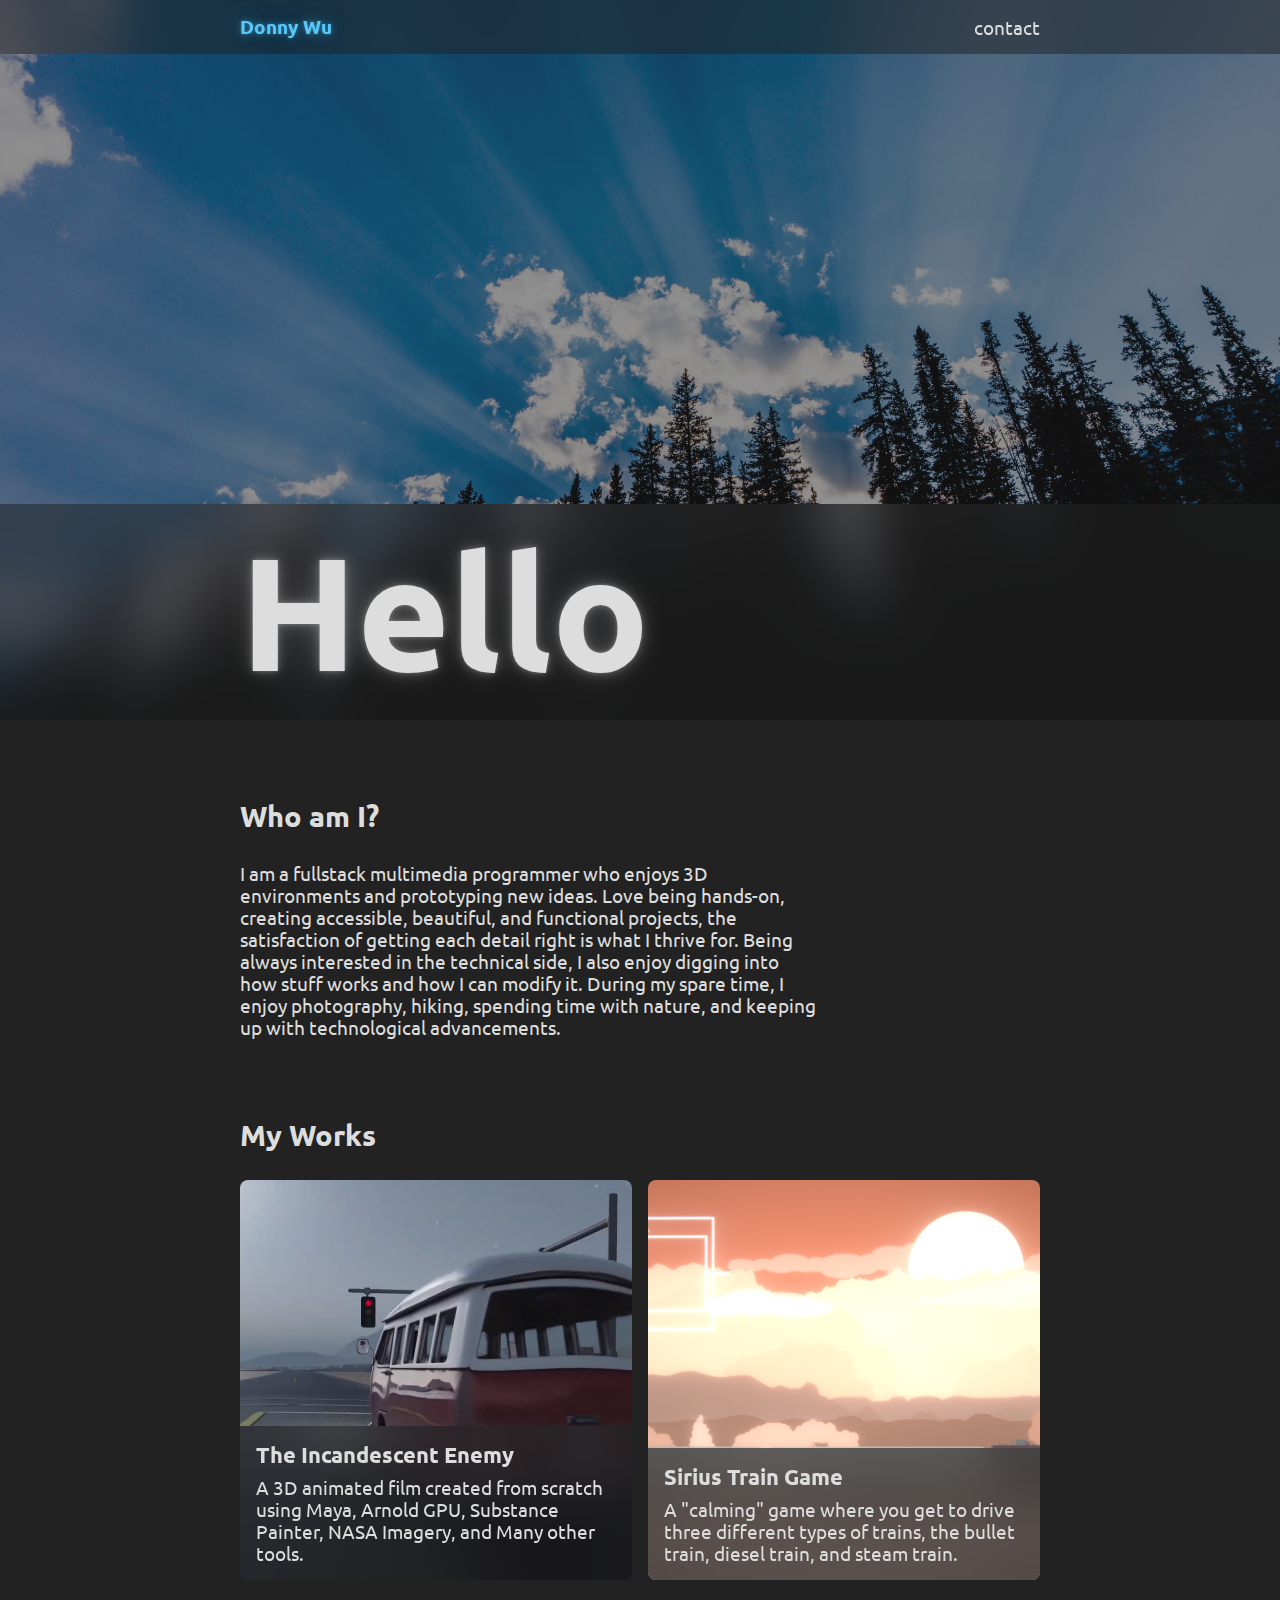
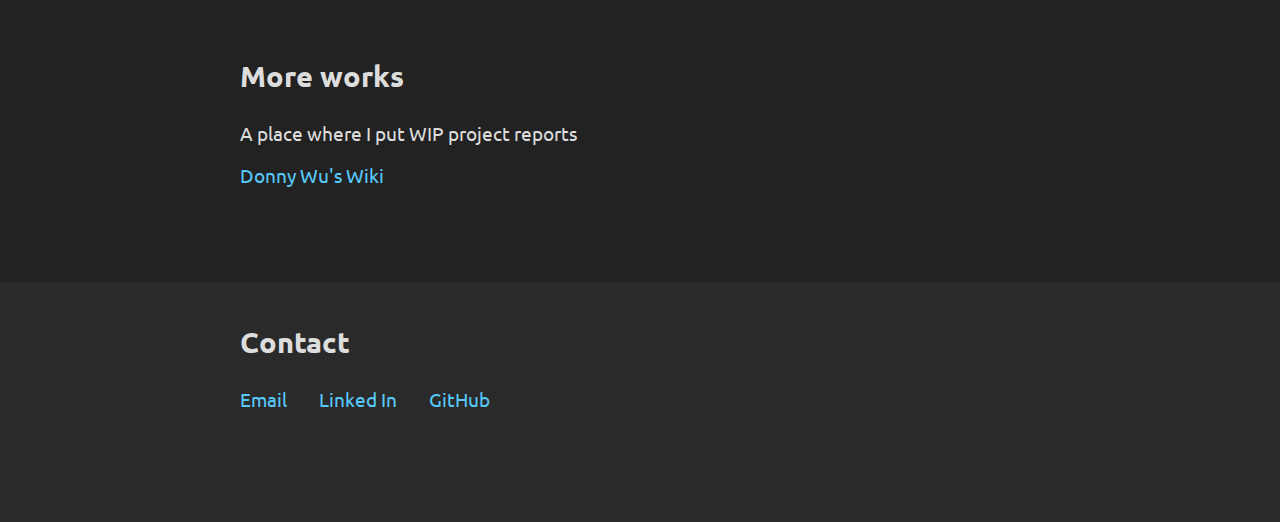
<file: index.html>
<!DOCTYPE html>
<html lang="en">

<head>
    <meta charset="UTF-8">
    <meta name="viewport" content="width=device-width, initial-scale=1.0">
    <link rel="preconnect" href="https://fonts.gstatic.com">
    <link href="https://fonts.googleapis.com/css2?family=Ubuntu:wght@500&display=swap" rel="stylesheet">
    <link rel="stylesheet" href="styles/styles.css">
    <title>Donny's Portfolio</title>
</head>

<body>
    <header>
        <nav class="nav">
            <div class="nav__content mid-flex">
                <a href="index.html" class="logo">Donny Wu</a>
                <div class="spacer"></div>
                <a href="#contact">contact</a>
            </div>
        </nav>
        <section>
            <div class="cover">
                <div class="cover__blur">
                    <h1 class="mid-flex">Hello</h1>
                </div>
            </div>
        </section>
    </header>
    <main>
        <section class="mid">
            <h2>Who am I?</h2>
            <p class="reading-width">I am a fullstack multimedia programmer who enjoys 3D environments and prototyping
                new ideas.
                Love being hands-on, creating accessible, beautiful, and functional projects, the satisfaction of
                getting each detail right is what I thrive for. Being always interested in the technical side, I also
                enjoy digging into how stuff works and how I can modify it. During my spare time, I enjoy photography,
                hiking, spending time with nature, and keeping up with technological advancements. </p>
        </section>
        <section>
            <h2 class="mid">My Works</h2>
            <div class="mid-flex works-con">
                <a href="the-incandescent-enemy.html" class="work-item">
                    <img src="images/the-incandescent-enemy/the-incandescent-enemy.png"
                        alt="A frame from the film The Incandescent Enemy">
                    <div class="work-item__desc">
                        <h3>The Incandescent Enemy</h3>
                        <p>A 3D animated film created from scratch using Maya, Arnold GPU, Substance Painter, NASA
                            Imagery, and Many other tools. </p>
                    </div>
                </a>
                <a href="sirius-train-game.html" class="work-item">
                    <img src="images/sirius-train-game/sirius-train-game.png"
                        alt="A screen capture from the game Sirius Train Game">
                    <div class="work-item__desc">
                        <h3>Sirius Train Game</h3>
                        <p>A "calming" game where you get to drive three different types of trains, the bullet train,
                            diesel train, and steam train.</p>
                    </div>
                </a>
                <!-- <a href="interactive-art.html" class="work-item">
                    <img src="images/interactive-art/interactiveart-sitting.jpg"
                        alt="A screen capture from the game Sirius Train Game">
                    <div class="work-item__desc">
                        <h3>What is a Minute</h3>
                        <p>An interactive art project involving socket networking</p>
                    </div>
                </a>
                <a href="vr-headset.html" class="work-item">
                    <img src="images/vr-headset/final-vr-headset.jpg"
                        alt="A screen capture from the game Sirius Train Game">
                    <div class="work-item__desc">
                        <h3>VR Headset</h3>
                        <p>A physical product design and material studies project</p>
                    </div>
                </a> -->
            </div>
        </section>
        <section class="mid">
            <h2>More works</h2>
            <p class="reading-width">A place where I put WIP project reports</p>
            <div class="items-list">
                <a class="item" href="https://wiki.donnywu.com/">Donny Wu's Wiki</a>
            </div>
        </section>
    </main>
    <footer>
        <section class="mid">
            <h2 id="contact">Contact</h2>
            <div class="items-list">
                <a class="item" href="mailto:donny@donnywu.com">Email</a>
                <a class="item" href="https://www.linkedin.com/in/donny-wu-4b848b87/">Linked In</a>
                <a class="item" href="https://github.com/EnderPicture">GitHub</a>
            </div>
        </section>
    </footer>
</body>

</html>
</file>
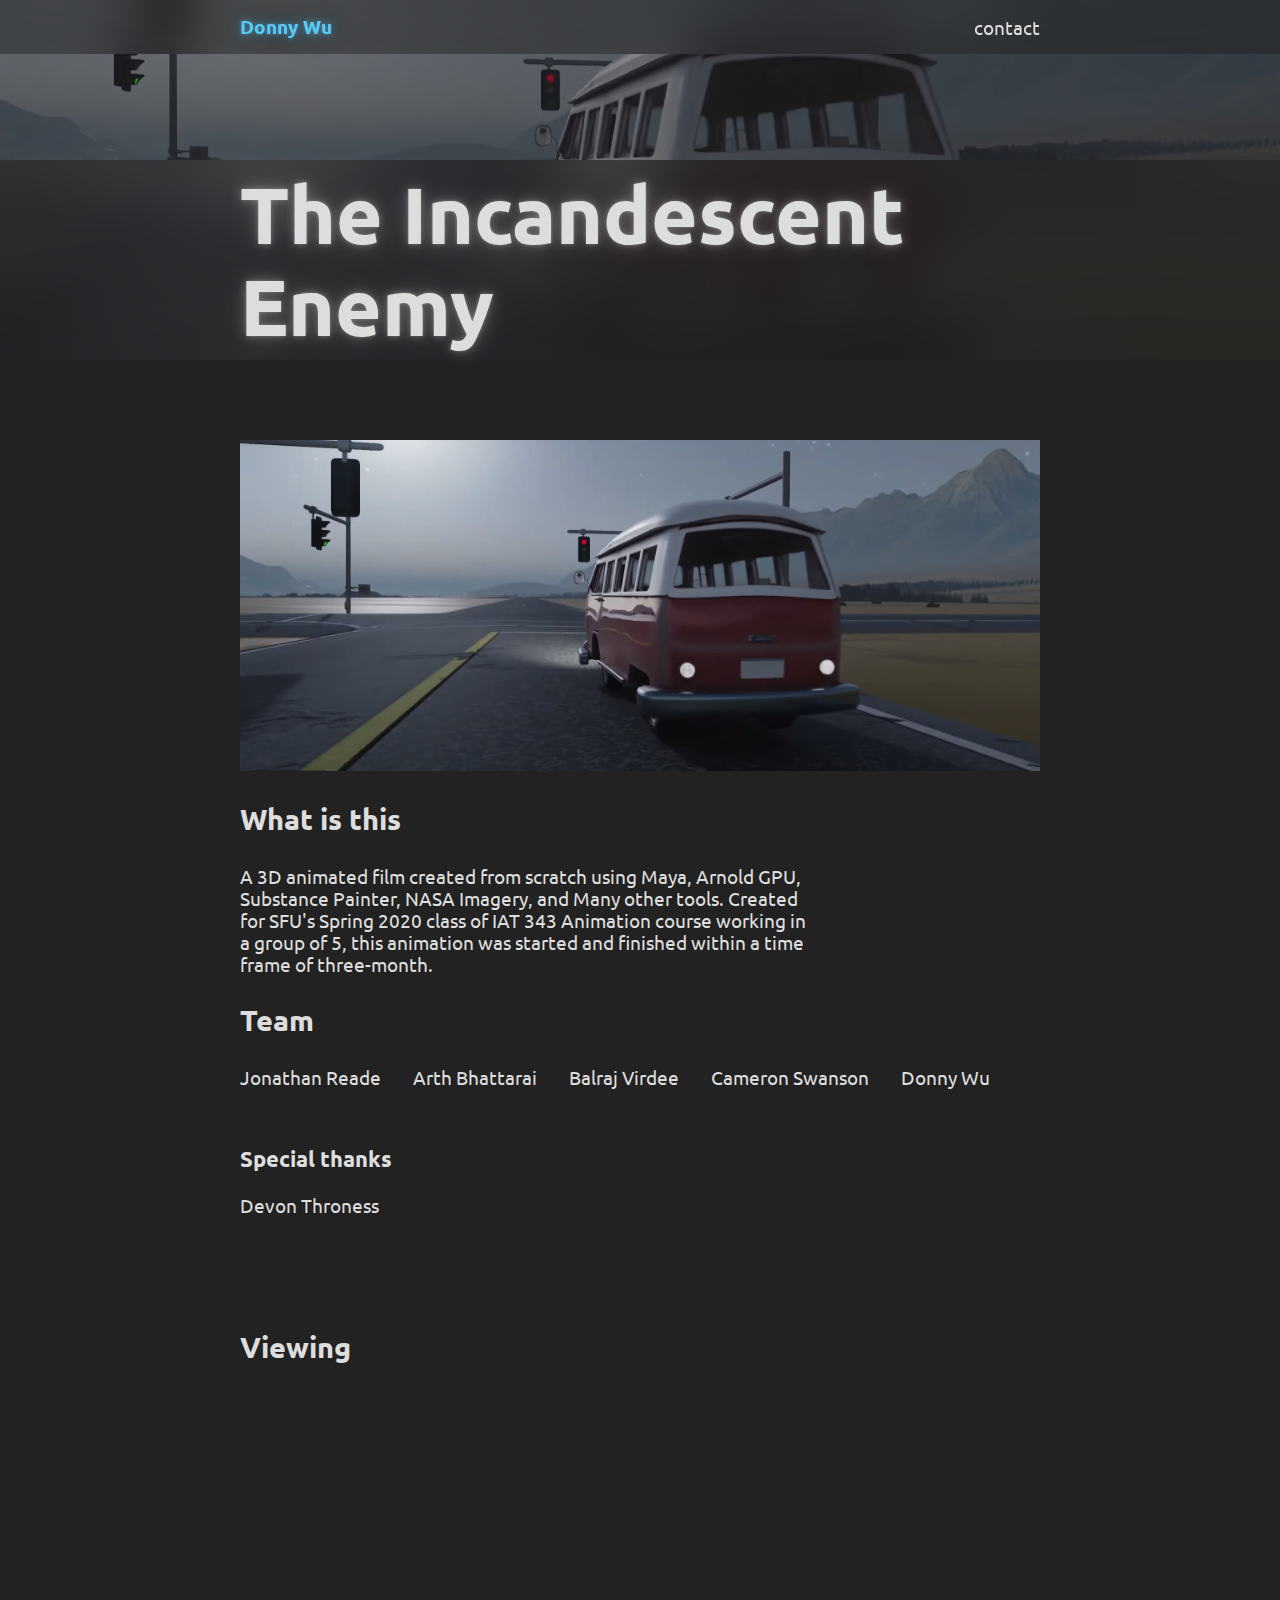
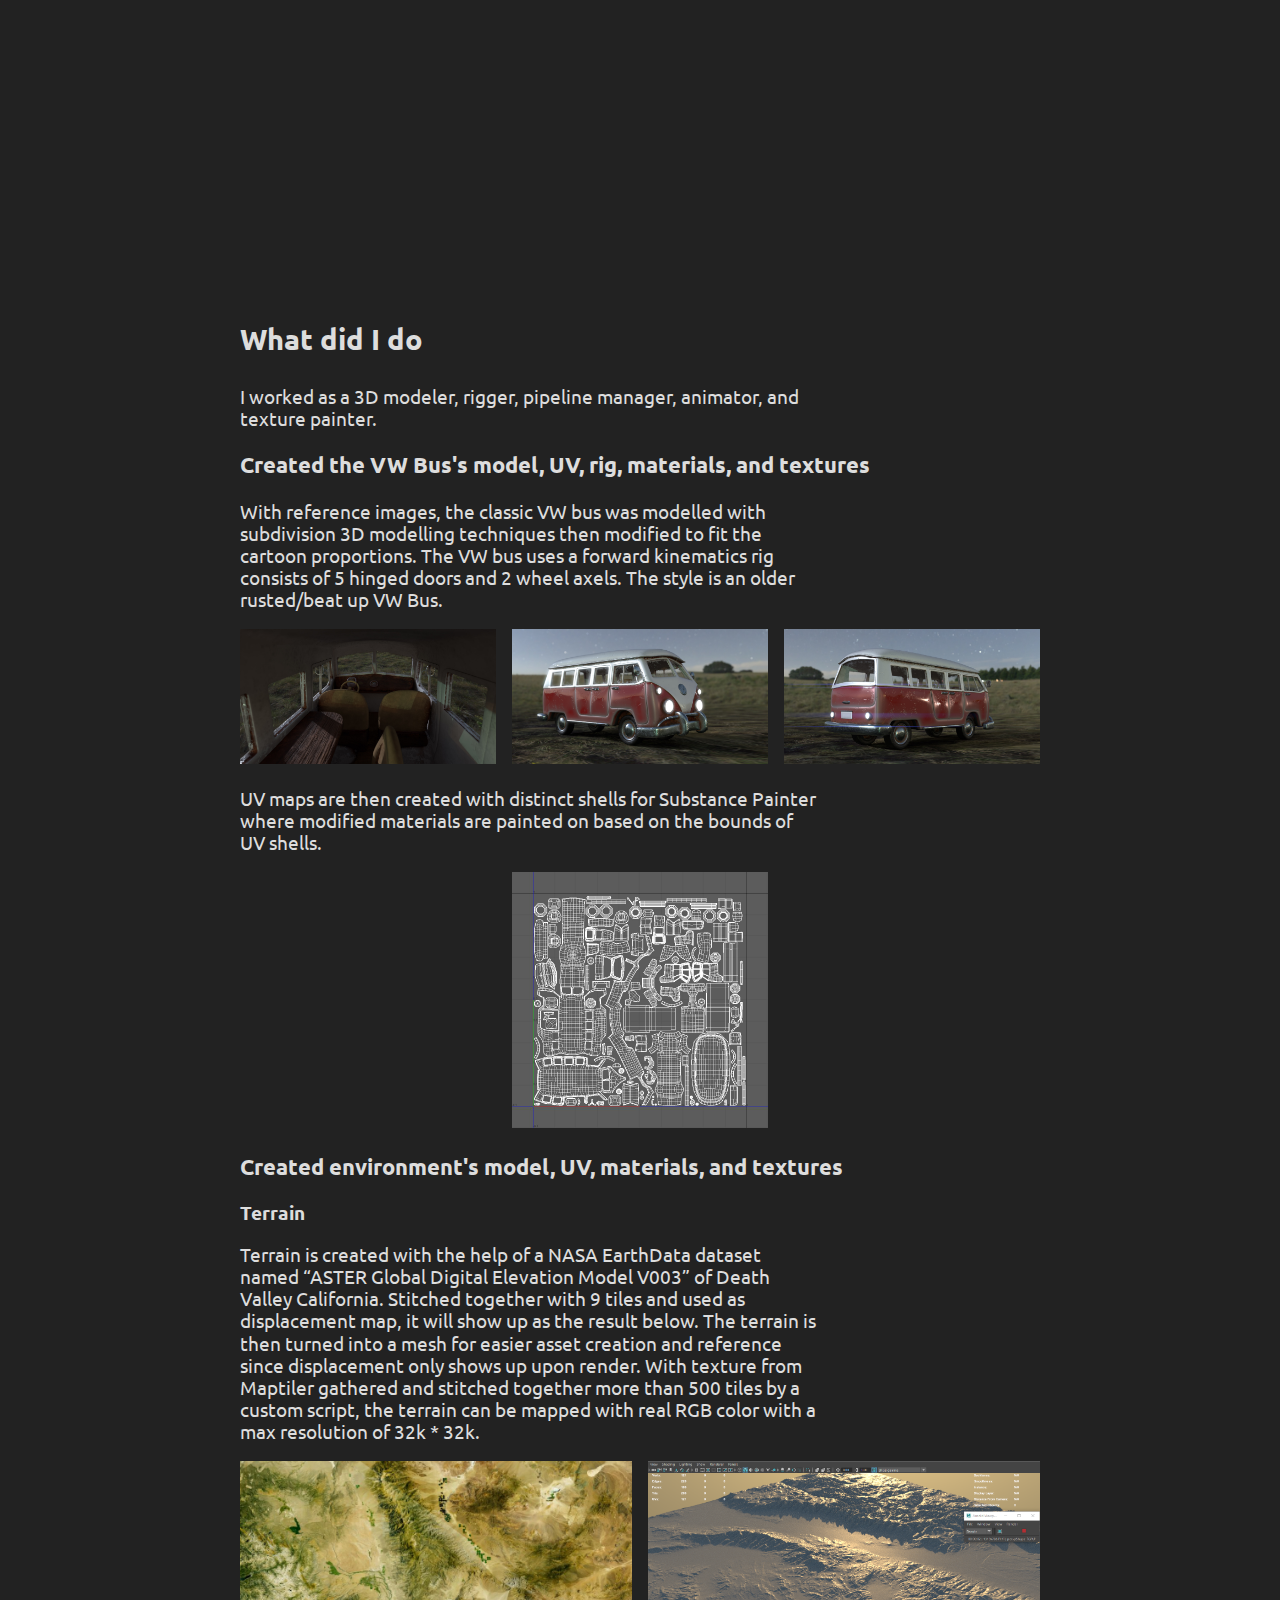
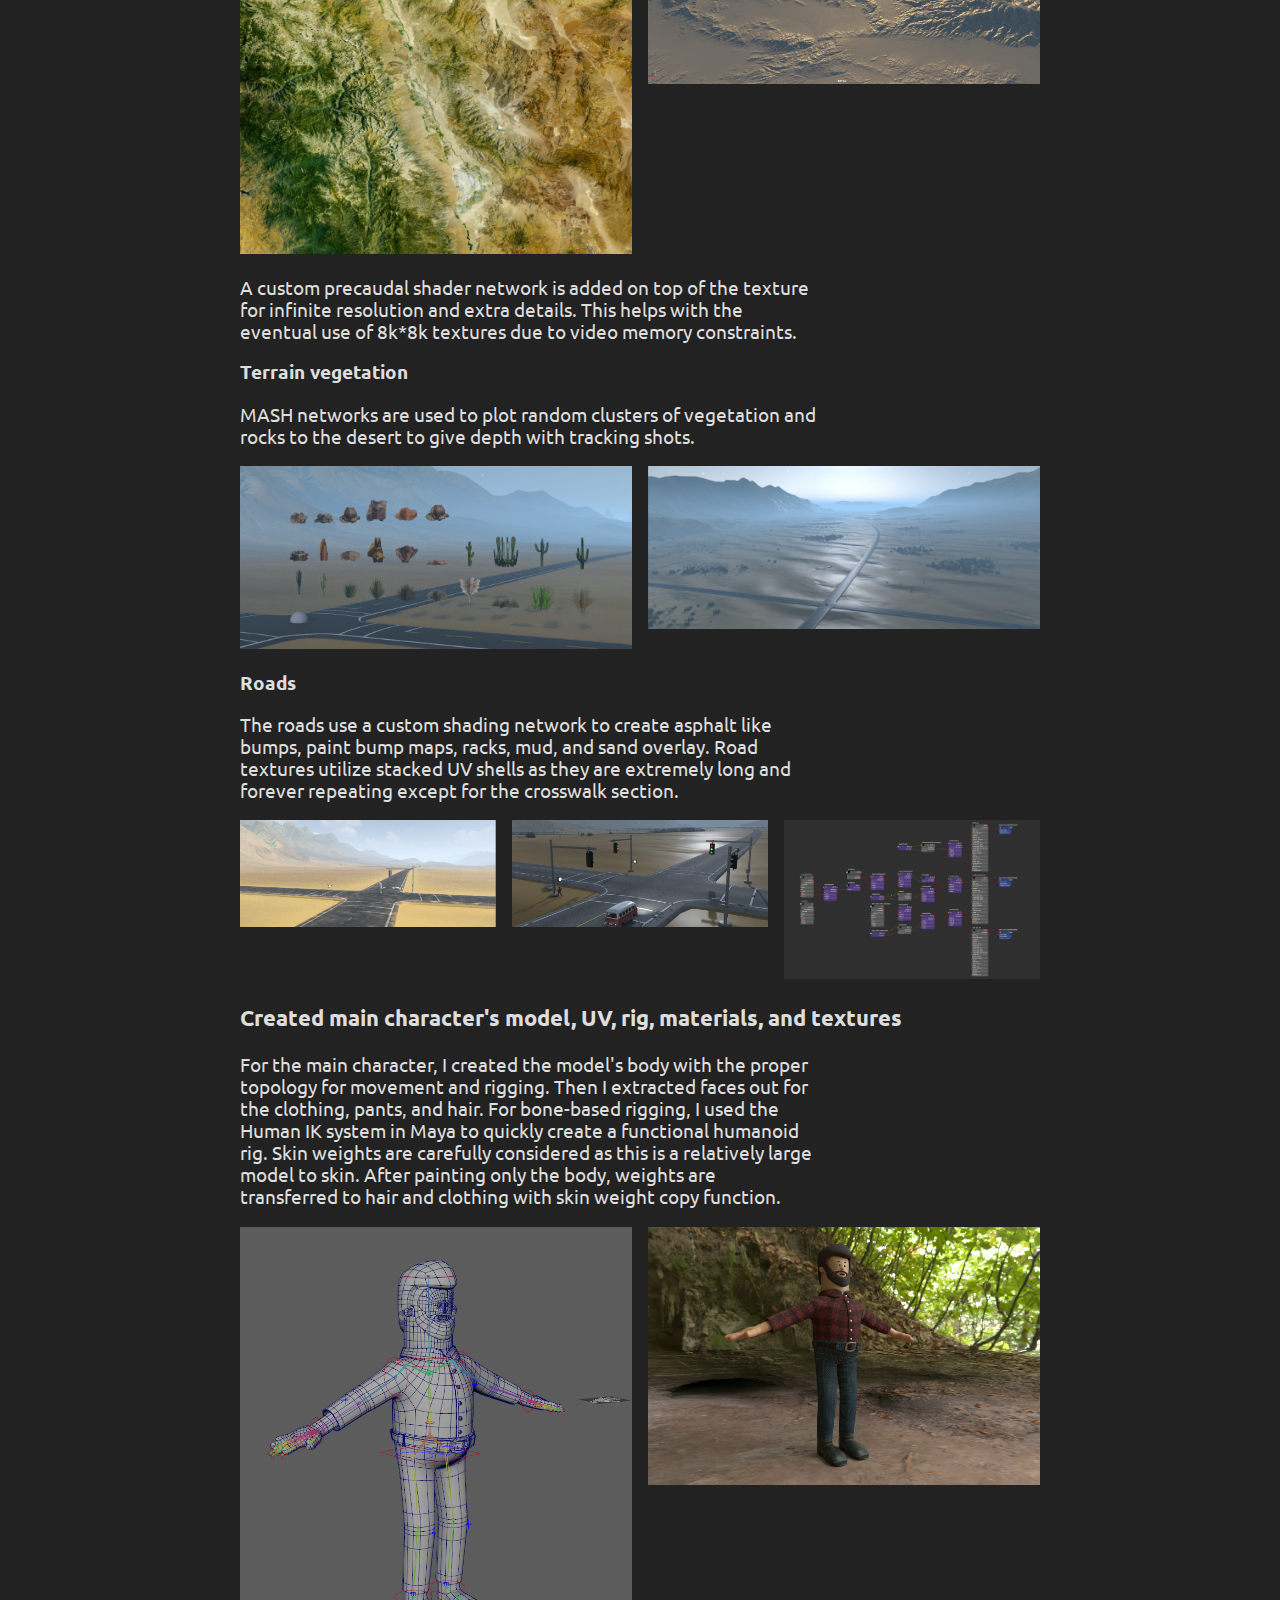
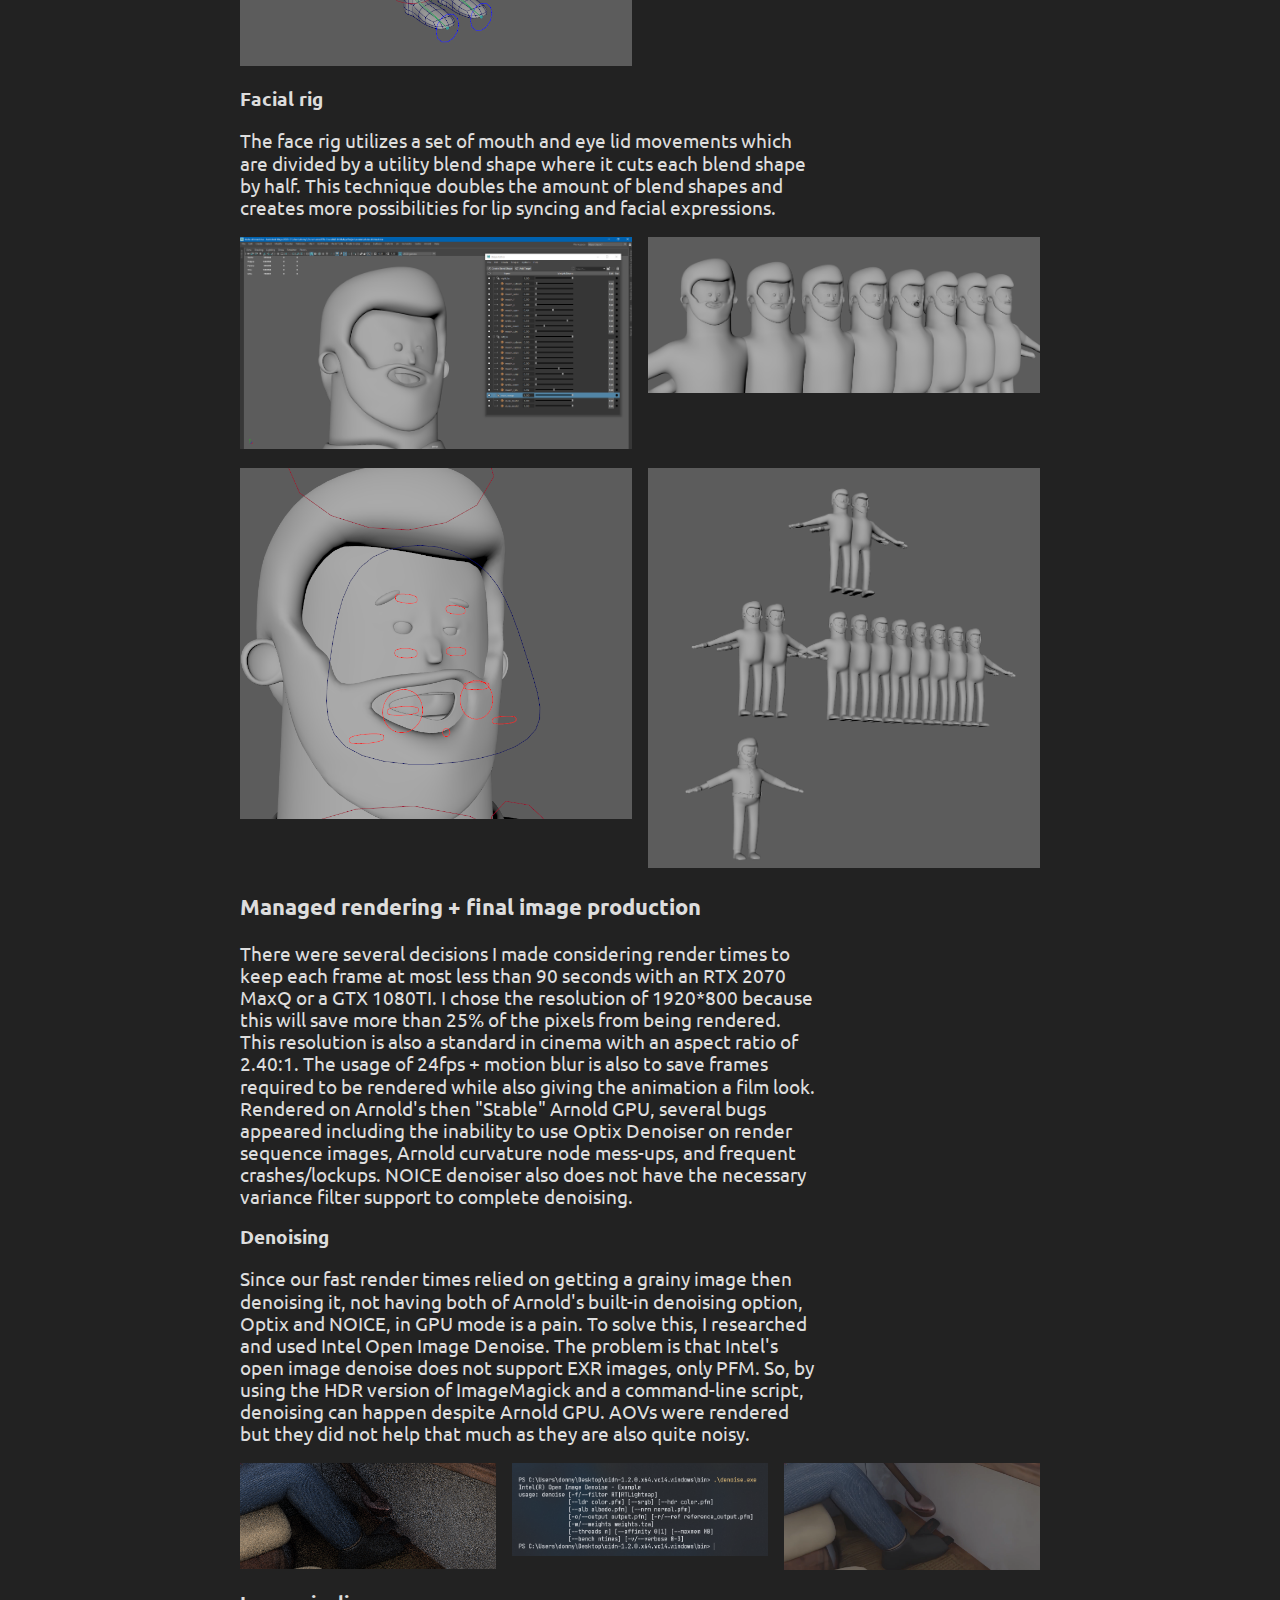
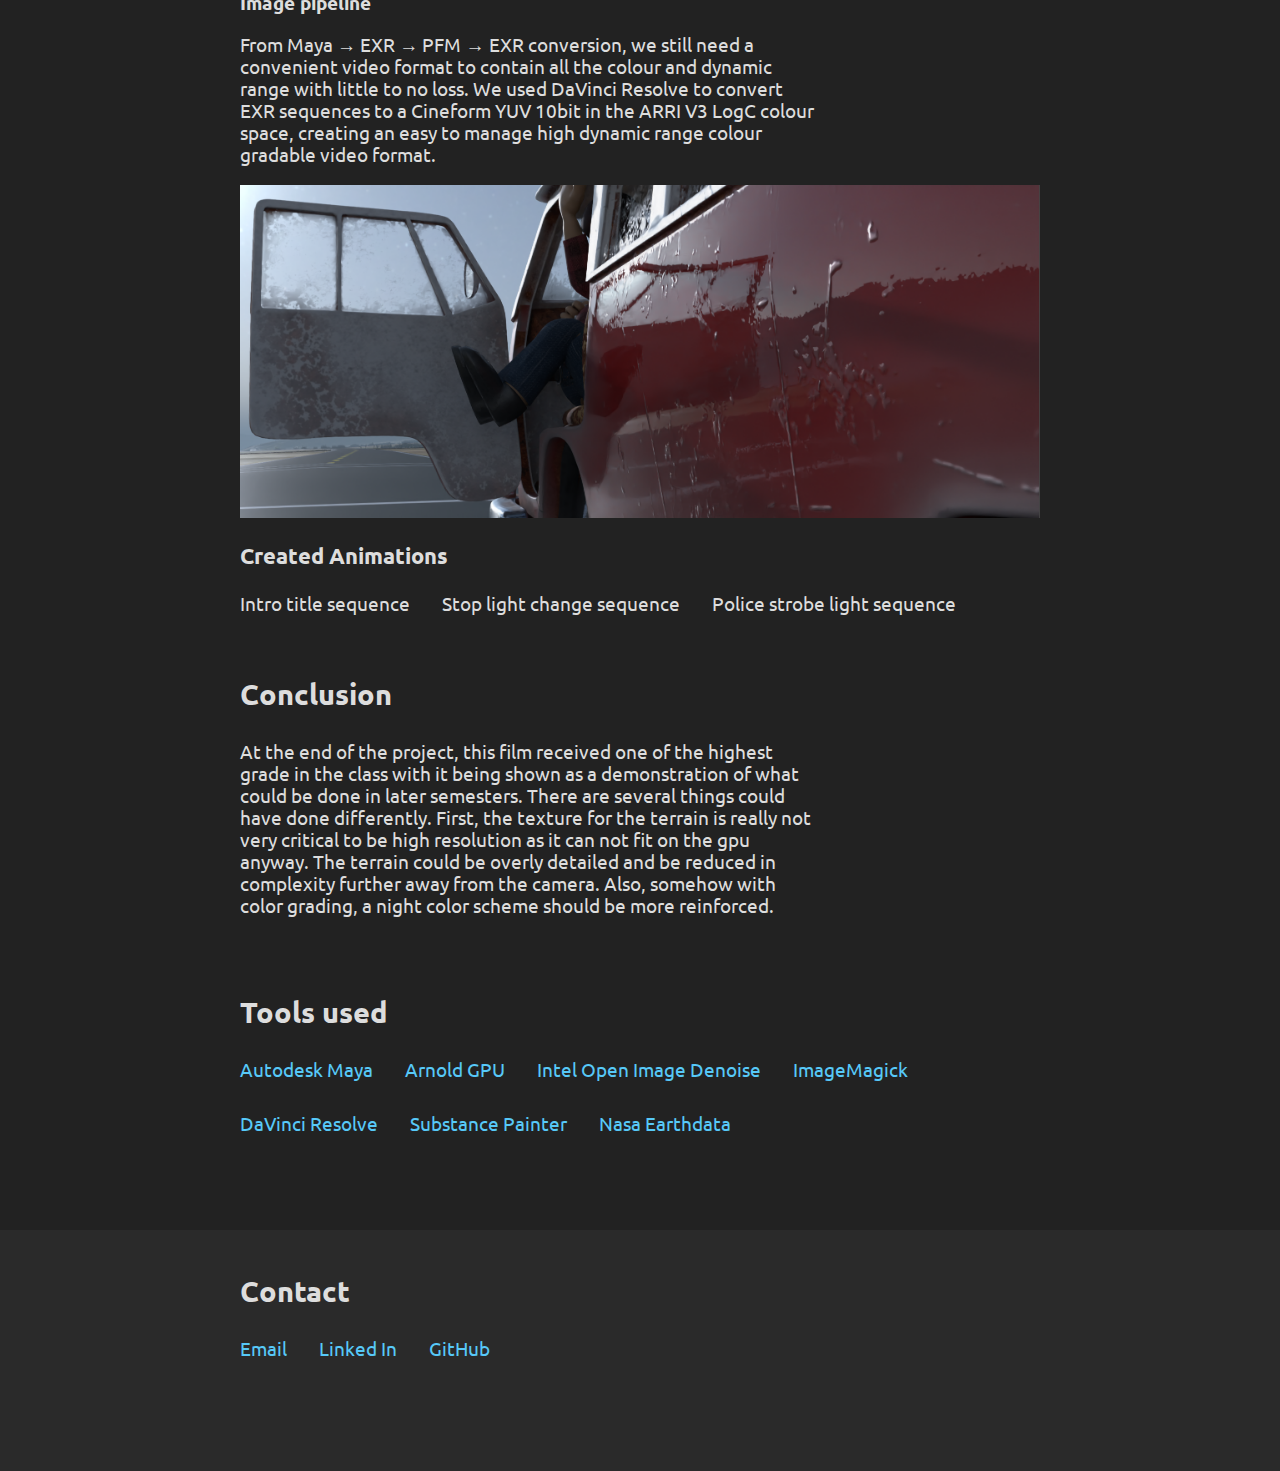
<file: the-incandescent-enemy.html>
<!DOCTYPE html>
<html lang="en">

<head>
    <meta charset="UTF-8">
    <meta name="viewport" content="width=device-width, initial-scale=1.0">
    <link rel="preconnect" href="https://fonts.gstatic.com">
    <link href="https://fonts.googleapis.com/css2?family=Ubuntu:wght@500&display=swap" rel="stylesheet">
    <link rel="stylesheet" href="styles/styles.css">
    <title>Donny's Portfolio</title>
</head>

<body>
    <header class="short header-incandescent">
        <nav class="nav">
            <div class="nav__content mid-flex">
                <a href="index.html" class="logo">Donny Wu</a>
                <div class="spacer"></div>
                <a href="#contact">contact</a>
            </div>
        </nav>
        <section>
            <div class="cover">
                <div class="cover__blur">
                    <h1 class="small mid-flex">The Incandescent Enemy</h1>
                </div>
            </div>
        </section>
    </header>
    <main>
        <section>
            <div class="mid">
                <figure class="figure">
                    <img src="images/the-incandescent-enemy/the-incandescent-enemy.png"
                        alt="A frame from the film The Incandescent Enemy">
                </figure>
                <h2>What is this</h2>
                <p class="reading-width">A 3D animated film created from scratch using Maya, Arnold GPU, Substance
                    Painter, NASA Imagery, and Many other tools. Created for SFU's Spring 2020 class of IAT 343
                    Animation course working in a group of 5, this animation was started and finished within a time
                    frame of three-month.</p>

                <h2>Team</h2>
                <div class="items-list">
                    <p class="item">Jonathan Reade</p>
                    <p class="item">Arth Bhattarai</p>
                    <p class="item">Balraj Virdee</p>
                    <p class="item">Cameron Swanson</p>
                    <p class="item">Donny Wu</p>
                </div>
                <h3>Special thanks</h3>
                <div class="items-list">
                    <p class="item">Devon Throness</p>
                </div>
            </div>
        </section>
        <section>
            <div>
                <h2 class="mid">Viewing</h2>
                <div class="mid mid-flex">
                    <div class="video">
                        <iframe src="https://www.youtube.com/embed/_dXtt6MLA2A"
                            allow="accelerometer; autoplay; clipboard-write; encrypted-media; gyroscope; picture-in-picture"
                            allowfullscreen></iframe>
                    </div>
                </div>
            </div>
        </section>
        <section>
            <div class="mid">
                <h2>What did I do</h2>
                <p class="reading-width">I worked as a 3D modeler, rigger, pipeline manager, animator, and texture
                    painter.
                </p>

                <h3>Created the VW Bus's model, UV, rig, materials, and textures</h3>
                <p class="reading-width">With reference images, the classic VW bus was modelled with subdivision 3D
                    modelling techniques then modified to fit the cartoon proportions. The VW bus uses a forward
                    kinematics
                    rig consists of 5 hinged doors and 2 wheel axels. The style is an older rusted/beat up VW Bus.</p>
            </div>
            <div class="third-con mid-flex">
                <figure class="figure">
                    <img src="images/the-incandescent-enemy/vw-1.jpg"
                        alt="VW Bus's interior rendered with leather chair and wooden table">
                </figure>
                <figure class="figure">
                    <img src="images/the-incandescent-enemy/vw-2.jpg" alt="The front of the VW Bus rendered">
                </figure>
                <figure class="figure">
                    <img src="images/the-incandescent-enemy/vw-3.jpg" alt="The backside of the VW Bus rendered">
                </figure>
            </div>
            <div class="mid">
                <p class="reading-width">
                    UV maps are then created with distinct shells for Substance Painter where modified materials are
                    painted
                    on based on the bounds of UV shells.
                </p>
            </div>
            <div class="third-con mid-flex">
                <div></div>
                <figure class="figure">
                    <img src="images/the-incandescent-enemy/vw-uv.jpg"
                        alt="A screen shot of the UV editor in Maya showing UV layout">
                </figure>
                <div></div>
            </div>
            <div class="mid">
                <h3>Created environment's model, UV, materials, and textures</h3>
                <h4>Terrain</h4>
                <p class="reading-width">Terrain is created with the help of a NASA EarthData dataset named “ASTER
                    Global Digital Elevation
                    Model V003” of Death Valley California. Stitched together with 9 tiles and used as displacement map,
                    it will show up as the result below. The terrain is then turned into a mesh for easier asset
                    creation and reference since displacement only shows up upon render. With texture from Maptiler
                    gathered and stitched together more than 500 tiles by a custom script, the terrain can be mapped
                    with real RGB color with a max resolution of 32k * 32k.</p>
            </div>
            <div class="half-con mid-flex">
                <figure class="figure">
                    <img src="images/the-incandescent-enemy/terrain-1.jpg" alt="An example of the texture map used">
                </figure>
                <figure class="figure">
                    <img src="images/the-incandescent-enemy/terrain-2.png"
                        alt="An example of the height data used rendered in 3D">
                </figure>
            </div>
            <div class="mid">
                <p class="reading-width">A custom precaudal shader network is added on top of the texture for infinite
                    resolution and extra
                    details. This helps with the eventual use of 8k*8k textures due to video memory constraints.</p>
                <h4>Terrain vegetation</h4>
                <p class="reading-width">
                    MASH networks are used to plot random clusters of vegetation and rocks to the desert to give depth
                    with tracking shots.
                </p>
            </div>
            <div class="half-con mid-flex">
                <figure class="figure">
                    <img src="images/the-incandescent-enemy/vegetation-1.png"
                        alt="All nature assets layed out in an array rendered">
                </figure>
                <figure class="figure">
                    <img src="images/the-incandescent-enemy/vegetation-2.png"
                        alt="Final nature with random clusters of rocks and vegetation rendered">
                </figure>
            </div>
            <div class="mid">
                <h4>Roads</h4>
                <p class="reading-width">
                    The roads use a custom shading network to create asphalt like bumps, paint bump maps, racks, mud,
                    and sand overlay. Road textures utilize stacked UV shells as they are extremely long and forever
                    repeating except for the crosswalk section.
                </p>
            </div>
            <div class="third-con mid-flex">
                <figure class="figure">
                    <img src="images/the-incandescent-enemy/road-1.png"
                        alt="One version of the road in sunlight rendered">
                </figure>
                <figure class="figure">
                    <img src="images/the-incandescent-enemy/road-2.png"
                        alt="The final version of the road at night rendered">
                </figure>
                <figure class="figure">
                    <img src="images/the-incandescent-enemy/road-3.png"
                        alt="A screen shot of shader graph in maya showing the complexity">
                </figure>
            </div>
            <div class="mid">
                <h3>Created main character's model, UV, rig, materials, and textures</h3>
                <p class="reading-width">For the main character, I created the model's body with the proper topology for
                    movement and rigging. Then I extracted faces out for the clothing, pants, and hair. For bone-based
                    rigging, I used the Human IK system in Maya to quickly create a functional humanoid rig. Skin
                    weights are carefully considered as this is a relatively large model to skin. After painting only
                    the body, weights are transferred to hair and clothing with skin weight copy function.</p>
            </div>
            <div class="half-con mid-flex">
                <figure class="figure">
                    <img src="images/the-incandescent-enemy/char-1.png" alt="Character bone rig screen shot in maya">
                </figure>
                <figure class="figure">
                    <img src="images/the-incandescent-enemy/char-2.png"
                        alt="Character texture rendered showcasing materials">
                </figure>
            </div>
            <div class="mid">
                <h4>Facial rig</h4>
                <p class="reading-width">The face rig utilizes a set of mouth and eye lid movements which are divided by
                    a utility blend shape where it cuts each blend shape by half. This technique doubles the amount of
                    blend shapes and creates more possibilities for lip syncing and facial expressions.</p>
            </div>
            <div class="half-con mid-flex">
                <figure class="figure">
                    <img src="images/the-incandescent-enemy/face-1.png"
                        alt="Screen shot in maya showcasing nested blendshapes">
                </figure>
                <figure class="figure">
                    <img src="images/the-incandescent-enemy/face-4.png"
                        alt="Screen shot in maya showcasing all mouth movements">
                </figure>
                <figure class="figure">
                    <img src="images/the-incandescent-enemy/face-2.png"
                        alt="Screen shot in maya showcasing visual face controller">
                </figure>
                <figure class="figure">
                    <img src="images/the-incandescent-enemy/face-3.png"
                        alt="Screen shot in maya showcasing all blend shape models">
                </figure>
            </div>
            <div class="mid">
                <h3>Managed rendering + final image production</h3>
                <p class="reading-width">There were several decisions I made considering render times to keep each frame
                    at most less than 90 seconds with an RTX 2070 MaxQ or a GTX 1080TI. I chose the resolution of
                    1920*800 because this will save more than 25% of the pixels from being rendered. This resolution is
                    also a standard in cinema with an aspect ratio of 2.40:1. The usage of 24fps + motion blur is also
                    to save frames required to be rendered while also giving the animation a film look. Rendered on
                    Arnold's then "Stable" Arnold GPU, several bugs appeared including the inability to use Optix
                    Denoiser on render sequence images, Arnold curvature node mess-ups, and frequent crashes/lockups.
                    NOICE denoiser also does not have the necessary variance filter support to complete denoising.</p>
                <h4>Denoising</h4>
                <p class="reading-width">Since our fast render times relied on getting a grainy image then denoising it,
                    not having both of Arnold's built-in denoising option, Optix and NOICE, in GPU mode is a pain. To
                    solve this, I researched and used Intel Open Image Denoise. The problem is that Intel's open image
                    denoise does not support EXR images, only PFM. So, by using the HDR version of ImageMagick and a
                    command-line script, denoising can happen despite Arnold GPU. AOVs were rendered but they did not
                    help that much as they are also quite noisy.</p>
            </div>
            <div class="third-con mid-flex">
                <figure class="figure">
                    <img src="images/the-incandescent-enemy/noise-2.png" alt="An example of the noisy output image">
                </figure>
                <figure class="figure">
                    <img src="images/the-incandescent-enemy/noise-3.png"
                        alt="A screenshot of terminal running Open Image Denoise">
                </figure>
                <figure class="figure">
                    <img src="images/the-incandescent-enemy/noise-1.png" alt="An example of the same frame but denoised by Open Image Denoise">
                </figure>
            </div>
            <div class="mid">
                <h4>Image pipeline</h4>
                <p class="reading-width">From Maya → EXR → PFM → EXR conversion, we still need a convenient video format
                    to contain all the colour and dynamic range with little to no loss. We used DaVinci Resolve to
                    convert EXR sequences to a Cineform YUV 10bit in the ARRI V3 LogC colour space, creating an easy to
                    manage high dynamic range colour gradable video format.</p>
            </div>
            <div class="mid-flex">
                <figure class="figure">
                    <img src="images/the-incandescent-enemy/hdr-1.png" alt="A rendered frame showcasing the HDR denoising pipeline">
                </figure>
            </div>
            <div class="mid">
                <h3>Created Animations</h3>
                <div class="items-list">
                    <p class="item">Intro title sequence</p>
                    <p class="item">Stop light change sequence</p>
                    <p class="item">Police strobe light sequence</p>
                </div>

                <h2>Conclusion</h2>
                <p class="reading-width">At the end of the project, this film received one of the highest grade in
                    the class with it being shown as a demonstration of what could be done in later semesters. There are
                    several things could have done differently. First, the texture for the terrain is really not very
                    critical to be high resolution as it can not fit on the gpu anyway. The terrain could be overly
                    detailed and be reduced in complexity further away from the camera. Also, somehow with color
                    grading, a night color scheme should be more reinforced.</p>
            </div>
        </section>
        <section>
            <div class="mid">
                <h2>Tools used</h2>
                <div class="items-list">
                    <a href="https://www.autodesk.com/products/maya/overview" class="item">Autodesk Maya</a>
                    <a href="https://docs.arnoldrenderer.com/display/A5AFMUG/Getting+Started+with+Arnold+GPU"
                        class="item">Arnold GPU</a>
                    <a href="https://www.openimagedenoise.org/" class="item">Intel Open Image Denoise</a>
                    <a href="https://imagemagick.org/index.php" class="item">ImageMagick</a>
                    <a href="https://www.blackmagicdesign.com/products/davinciresolve/" class="item">DaVinci Resolve</a>
                    <a href="https://www.substance3d.com/products/substance-painter/" class="item">Substance Painter</a>
                    <a href="https://earthdata.nasa.gov/" class="item">Nasa Earthdata</a>
                </div>
            </div>
        </section>
    </main>
    <footer>
        <section class="mid">
            <h2 id="contact">Contact</h2>
            <div class="items-list">
                <a class="item" href="mailto:donny@donnywu.com">Email</a>
                <a class="item" href="https://www.linkedin.com/in/donny-wu-4b848b87/">Linked In</a>
                <a class="item" href="https://github.com/EnderPicture">GitHub</a>
            </div>
        </section>
    </footer>
</body>

</html>
</file>
<file: styles/styles.css>
/*! normalize.css v8.0.1 | MIT License | github.com/necolas/normalize.css */html{line-height:1.15;-webkit-text-size-adjust:100%}body{margin:0}main{display:block}h1{font-size:2em;margin:0.67em 0}hr{-webkit-box-sizing:content-box;box-sizing:content-box;height:0;overflow:visible}pre{font-family:monospace, monospace;font-size:1em}a{background-color:transparent}abbr[title]{border-bottom:none;text-decoration:underline;-webkit-text-decoration:underline dotted;text-decoration:underline dotted}b,strong{font-weight:bolder}code,kbd,samp{font-family:monospace, monospace;font-size:1em}small{font-size:80%}sub,sup{font-size:75%;line-height:0;position:relative;vertical-align:baseline}sub{bottom:-0.25em}sup{top:-0.5em}img{border-style:none}button,input,optgroup,select,textarea{font-family:inherit;font-size:100%;line-height:1.15;margin:0}button,input{overflow:visible}button,select{text-transform:none}button,[type="button"],[type="reset"],[type="submit"]{-webkit-appearance:button}button::-moz-focus-inner,[type="button"]::-moz-focus-inner,[type="reset"]::-moz-focus-inner,[type="submit"]::-moz-focus-inner{border-style:none;padding:0}button:-moz-focusring,[type="button"]:-moz-focusring,[type="reset"]:-moz-focusring,[type="submit"]:-moz-focusring{outline:1px dotted ButtonText}fieldset{padding:0.35em 0.75em 0.625em}legend{-webkit-box-sizing:border-box;box-sizing:border-box;color:inherit;display:table;max-width:100%;padding:0;white-space:normal}progress{vertical-align:baseline}textarea{overflow:auto}[type="checkbox"],[type="radio"]{-webkit-box-sizing:border-box;box-sizing:border-box;padding:0}[type="number"]::-webkit-inner-spin-button,[type="number"]::-webkit-outer-spin-button{height:auto}[type="search"]{-webkit-appearance:textfield;outline-offset:-2px}[type="search"]::-webkit-search-decoration{-webkit-appearance:none}::-webkit-file-upload-button{-webkit-appearance:button;font:inherit}details{display:block}summary{display:list-item}template{display:none}[hidden]{display:none}*{-webkit-box-sizing:border-box;box-sizing:border-box;font-family:"Ubuntu", sans-serif;color:#ddd;scroll-behavior:smooth}body{margin:0;background-color:#222;overflow-x:hidden;font-size:1.2rem}@media screen and (max-width: 39rem){body{font-size:1rem}}img{-o-object-fit:cover;object-fit:cover}h1,h2,h3,h4{margin:1em 0}.figure{width:100%;margin:0}.figure>img{width:100%}.nav{position:fixed;background-color:rgba(34,34,34,0.5);-webkit-backdrop-filter:blur(25px);backdrop-filter:blur(25px);top:0;left:0;width:100%;z-index:100}.nav_spacer{-webkit-box-flex:1;-ms-flex:1;flex:1}.nav__content{display:-webkit-box;display:-ms-flexbox;display:flex;-webkit-box-flex:0;-ms-flex:0;flex:0;-ms-flex-negative:1;flex-shrink:1}.nav__content .spacer{-webkit-box-flex:1;-ms-flex:1;flex:1}.nav__content .logo{font-weight:900;color:#57c9f8;text-shadow:0 0 2px rgba(87,201,248,0.25),0 0 4px rgba(87,201,248,0.25),0 0 8px rgba(87,201,248,0.25),0 0 16px rgba(87,201,248,0.25),0 0 32px rgba(87,201,248,0.25)}.nav__content>a{color:#ddd;text-decoration:none;padding:1rem;-webkit-transition:0.6s ease;transition:0.6s ease}.nav__content>a:first-child{padding-left:0}.nav__content>a:last-child{padding-right:0}.nav__content>a:hover{opacity:0.5;-webkit-transform:translateY(2px);transform:translateY(2px);-webkit-transition:0.2s ease;transition:0.2s ease}.nav__content>a:active{opacity:0.25;-webkit-transform:translateY(4px);transform:translateY(4px);-webkit-transition:0.2s ease;transition:0.2s ease}.nav.demo{position:initial}header{height:80vh;min-height:20rem;background-position:bottom;background-size:cover;background-image:url("../images/background-clouds.jpg");position:relative}header.header-incandescent{background-position:center;background-image:url("../images/the-incandescent-enemy/the-incandescent-enemy.png")}header.header-sirius-train{background-position:50% 85%;background-image:url("../images/sirius-train-game/sirius-train-game.png")}header.short{height:40vh}@media screen and (max-width: 62rem){header.short{min-height:10rem}}header>section{height:100%;position:absolute;top:0;right:0;width:100%;height:100%;z-index:2}header::before{content:"";position:absolute;top:0;right:0;width:100%;height:100%;background-color:rgba(34,34,34,0.5);z-index:0}.cover{display:-webkit-box;display:-ms-flexbox;display:flex;height:100%;-webkit-box-pack:end;-ms-flex-pack:end;justify-content:flex-end;-webkit-box-orient:vertical;-webkit-box-direction:normal;-ms-flex-direction:column;flex-direction:column}.cover__blur{background-color:rgba(34,34,34,0.5);-webkit-backdrop-filter:blur(25px);backdrop-filter:blur(25px)}h1{font-size:10rem;margin:0;color:#ddd;text-shadow:0 0 2px rgba(221,221,221,0.18),0 0 4px rgba(221,221,221,0.18),0 0 8px rgba(221,221,221,0.18),0 0 16px rgba(221,221,221,0.18),0 0 32px rgba(221,221,221,0.18);padding:0.1em 0}h1.small{font-size:5rem}@media screen and (max-width: 62rem){h1.small{font-size:2rem}}@media screen and (max-width: 62rem){h1{font-size:3.5rem}}section,header{margin-bottom:5rem}@media screen and (max-width: 62rem){section,header{margin-bottom:2rem}}.mid{margin-right:auto;margin-left:auto;width:50rem}@media screen and (max-width: 62rem){.mid{width:initial;margin-right:5rem;margin-left:5rem}}@media screen and (max-width: 39rem){.mid{margin-right:1rem;margin-left:1rem}}.mid-flex{margin-right:auto;margin-left:auto;min-width:50rem;width:60vw}@media screen and (max-width: 62rem){.mid-flex{min-width:initial;width:initial;margin-right:5rem;margin-left:5rem}}@media screen and (max-width: 39rem){.mid-flex{margin-right:1rem;margin-left:1rem}}.works-con{display:-ms-grid;display:grid;-ms-grid-columns:(1fr)[2];grid-template-columns:repeat(2, 1fr);gap:1rem}@media screen and (max-width: 62rem){.works-con{-ms-grid-columns:(1fr)[2];grid-template-columns:repeat(2, 1fr)}}@media screen and (max-width: 39rem){.works-con{-ms-grid-columns:(1fr)[1];grid-template-columns:repeat(1, 1fr)}}.work-item{position:relative;border-radius:0.5rem;-webkit-transform:translate(0, 0);transform:translate(0, 0);overflow:hidden;-webkit-transition:0.6s ease;transition:0.6s ease}.work-item:hover{opacity:0.5;-webkit-transform:translateY(2px);transform:translateY(2px);-webkit-transition:0.2s ease;transition:0.2s ease}.work-item:hover>img{-webkit-transform:scale(1.05);transform:scale(1.05);-webkit-transition:0.2s ease;transition:0.2s ease}.work-item:active{opacity:0.25;-webkit-transform:translateY(4px);transform:translateY(4px);-webkit-transition:0.2s ease;transition:0.2s ease}.work-item>img{-webkit-transition:0.6s ease;transition:0.6s ease;width:100%;height:25rem;display:block}.work-item__desc{position:absolute;bottom:0;right:0;width:100%;background-color:rgba(34,34,34,0.5);-webkit-backdrop-filter:blur(25px);backdrop-filter:blur(25px);padding:1rem}.work-item__desc>h3{margin:0}.work-item__desc>p{margin-top:0.5rem;margin-bottom:0}.half-con{display:-ms-grid;display:grid;-ms-grid-columns:(1fr)[2];grid-template-columns:repeat(2, 1fr);gap:1rem}@media screen and (max-width: 39rem){.half-con{-ms-grid-columns:(1fr)[1];grid-template-columns:repeat(1, 1fr)}}.third-con{display:-ms-grid;display:grid;-ms-grid-columns:(1fr)[3];grid-template-columns:repeat(3, 1fr);gap:1rem}@media screen and (max-width: 62rem){.third-con{-ms-grid-columns:(1fr)[2];grid-template-columns:repeat(2, 1fr)}}@media screen and (max-width: 39rem){.third-con{-ms-grid-columns:(1fr)[1];grid-template-columns:repeat(1, 1fr)}}.reading-width{max-width:36rem}footer{padding:1rem 0 1rem 0;background-color:#2a2a2a}.items-list{display:-webkit-box;display:-ms-flexbox;display:flex;-ms-flex-wrap:wrap;flex-wrap:wrap;margin:0 -1rem;margin-top:-1rem}.item{text-decoration:none;padding:1rem;color:#ddd;margin-top:0}.item[href]{color:#57c9f8;-webkit-transition:0.6s ease;transition:0.6s ease}.item[href]:hover{opacity:0.5;-webkit-transform:translateY(2px);transform:translateY(2px);-webkit-transition:0.2s ease;transition:0.2s ease;background-color:#393939;border-radius:1rem}.item[href]:active{opacity:0.25;-webkit-transform:translateY(4px);transform:translateY(4px);-webkit-transition:0.2s ease;transition:0.2s ease;background-color:#393939;border-radius:1rem}.video{width:100%;height:0;padding-bottom:56.25%;position:relative}.video>iframe{border:none;position:absolute;top:0;right:0;height:100%;width:100%}pre{width:100%;overflow-x:auto;background-color:#3c3c3c;padding:1rem;border-radius:0.5rem}p>a{-webkit-transition:0.6s ease;transition:0.6s ease}p>a:hover{opacity:0.5;-webkit-transition:0.2s ease;transition:0.2s ease}p>a:active{opacity:0.25;-webkit-transition:0.2s ease;transition:0.2s ease}
/*# sourceMappingURL=styles.css.map */
</file>
